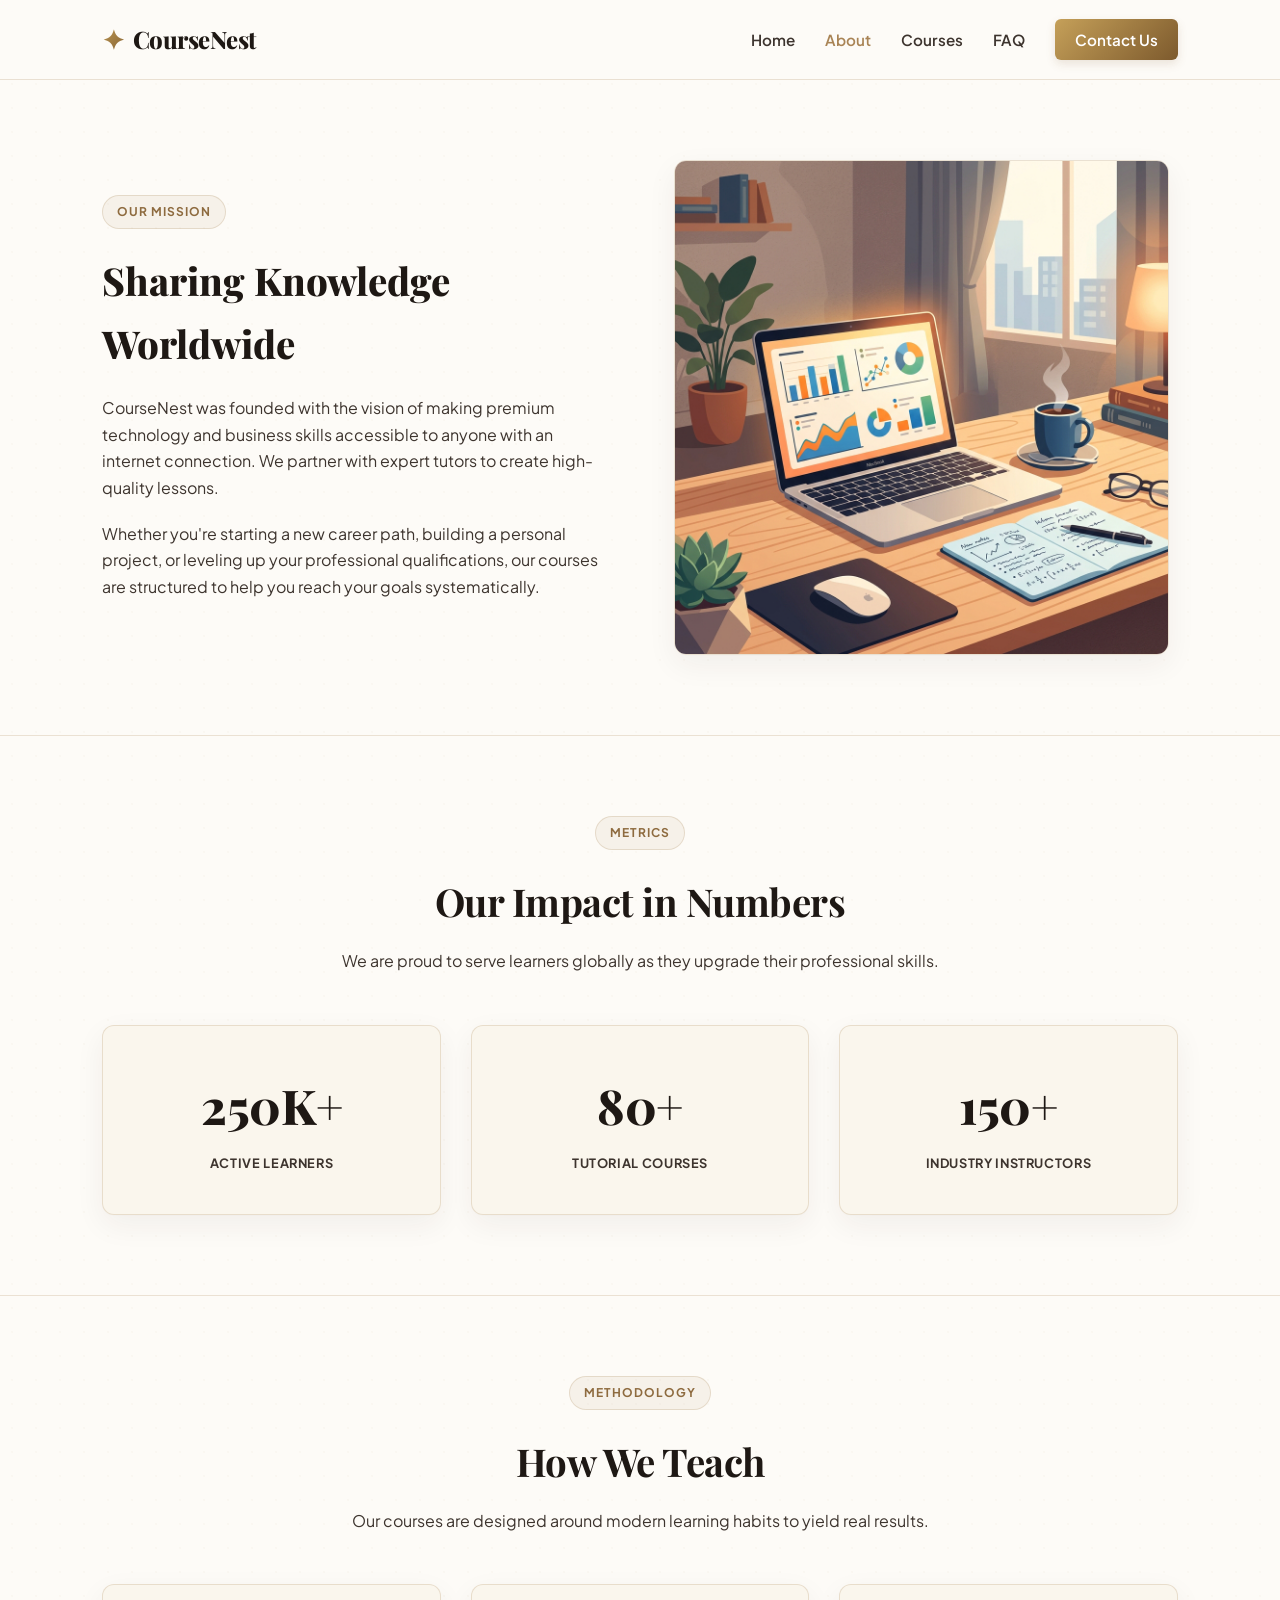
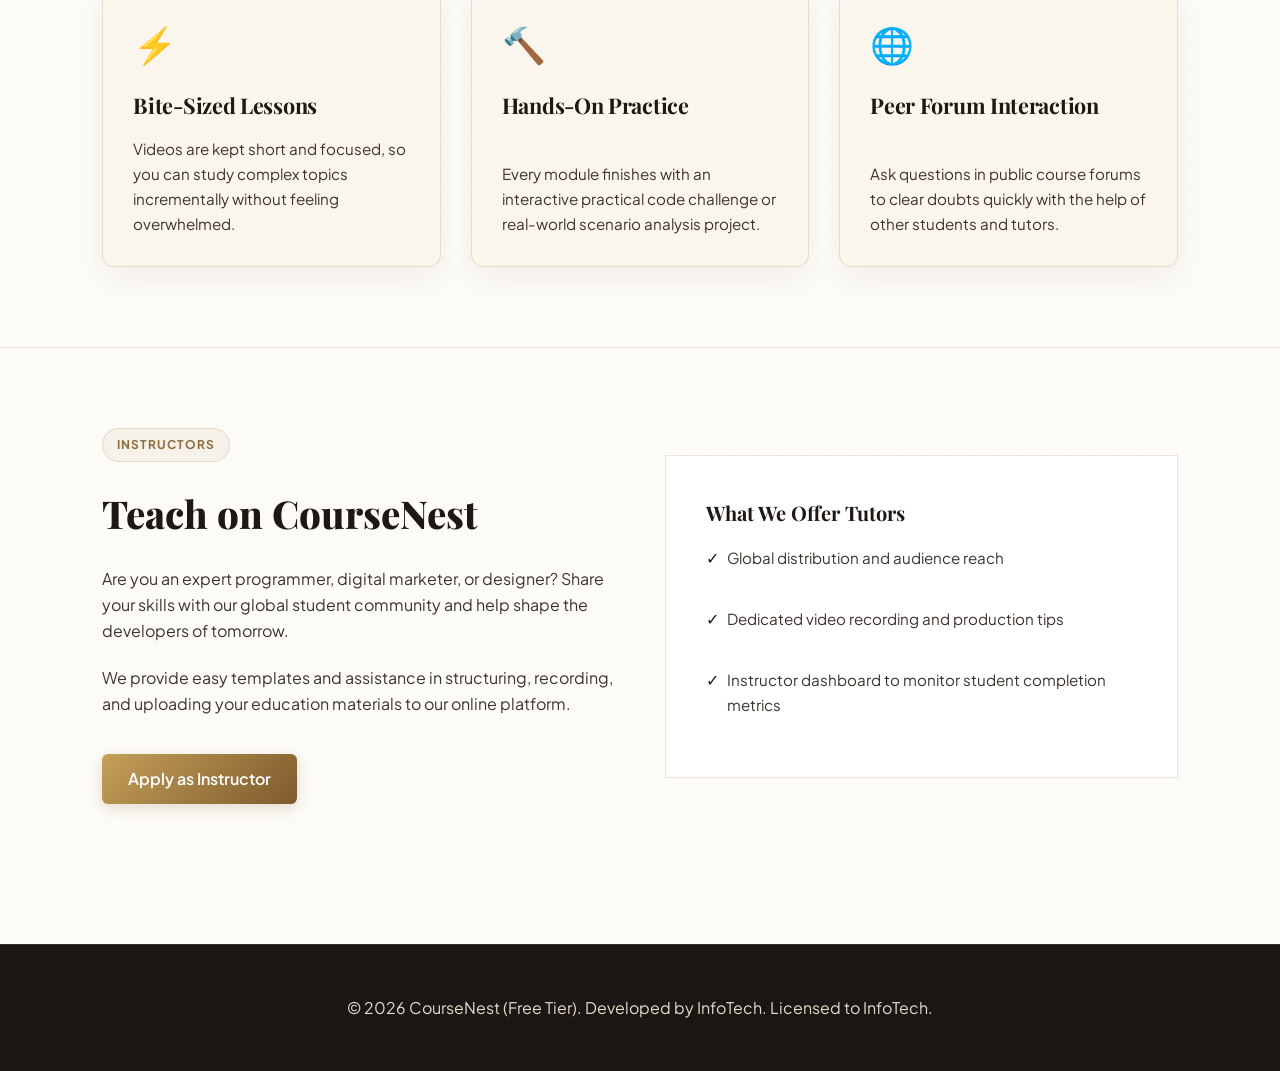
<file: about.html>
<!DOCTYPE html>
<html lang="en">
<head>
    <link rel="icon" href="data:image/svg+xml,<svg xmlns=%22http://www.w3.org/2000/svg%22 viewBox=%220 0 100 100%22><text y=%22.9em%22 font-size=%2290%22 fill=%22%237c3aed%22>✦</text></svg>">
    <meta charset="UTF-8">
    <meta name="viewport" content="width=device-width, initial-scale=1.0">
    <title>About CourseNest - Learning Platform</title>
    <link rel="stylesheet" href="./assets/css/style.css">
    <link rel="preconnect" href="https://fonts.googleapis.com">
    <link rel="preconnect" href="https://fonts.gstatic.com" crossorigin>
    <link href="https://fonts.googleapis.com/css2?family=Playfair+Display:ital,wght@0,400;0,600;0,700;0,800;1,400&family=Plus+Jakarta+Sans:wght@300;400;500;600;700;800&display=swap" rel="stylesheet">
</head>
<body>

    <!-- Header Navigation -->
    <header class="navbar">
        <a href="index.html" class="logo">
            <span class="logo-icon">✦</span> CourseNest
        </a>
        <button class="hamburger" id="hamburger-btn" aria-label="Toggle navigation menu" aria-expanded="false">
            <span></span>
            <span></span>
            <span></span>
        </button>
        <nav class="nav-links" id="nav-links">
            <a href="index.html">Home</a>
            <a href="about.html" class="active">About</a>
            <a href="courses.html">Courses</a>
            <a href="faq.html">FAQ</a>
            <a href="contact.html" class="btn-nav">Contact Us</a>
        </nav>
    </header>

    <!-- Section 1: Mission & Vision -->
    <section class="section-padding animate-up">
        <div class="about-grid">
            <div class="about-content">
                <span class="category-badge">Our Mission</span>
                <h2>Sharing Knowledge Worldwide</h2>
                <p>CourseNest was founded with the vision of making premium technology and business skills accessible to anyone with an internet connection. We partner with expert tutors to create high-quality lessons.</p>
                <p>Whether you're starting a new career path, building a personal project, or leveling up your professional qualifications, our courses are structured to help you reach your goals systematically.</p>
            </div>
            <div class="about-image">
                <img src="./assets/images/about.png" alt="Online Learning Classroom">
            </div>
        </div>
    </section>

    <!-- Section 2: Platform Statistics -->
    <section class="section-padding" style="border-top: 1px solid var(--border-color); background-color: transparent;">
        <div class="section-header">
            <span class="category-badge">Metrics</span>
            <h2>Our Impact in Numbers</h2>
            <p>We are proud to serve learners globally as they upgrade their professional skills.</p>
        </div>
        <div class="grid-3" style="text-align: center;">
            <div class="card" style="padding: 40px 20px;">
                <h3 style="font-size: 3rem; font-weight: 800; margin-bottom: 8px;">250K+</h3>
                <p style="text-transform: uppercase; font-size: 0.8rem; letter-spacing: 0.05em; font-weight: 700;">Active Learners</p>
            </div>
            <div class="card" style="padding: 40px 20px;">
                <h3 style="font-size: 3rem; font-weight: 800; margin-bottom: 8px;">80+</h3>
                <p style="text-transform: uppercase; font-size: 0.8rem; letter-spacing: 0.05em; font-weight: 700;">Tutorial Courses</p>
            </div>
            <div class="card" style="padding: 40px 20px;">
                <h3 style="font-size: 3rem; font-weight: 800; margin-bottom: 8px;">150+</h3>
                <p style="text-transform: uppercase; font-size: 0.8rem; letter-spacing: 0.05em; font-weight: 700;">Industry Instructors</p>
            </div>
        </div>
    </section>

    <!-- Section 3: Learning Methodology -->
    <section class="section-padding" style="border-top: 1px solid var(--border-color);">
        <div class="section-header">
            <span class="category-badge">Methodology</span>
            <h2>How We Teach</h2>
            <p>Our courses are designed around modern learning habits to yield real results.</p>
        </div>
        <div class="grid-3">
            <div class="card">
                <div class="card-icon">⚡</div>
                <h3>Bite-Sized Lessons</h3>
                <p>Videos are kept short and focused, so you can study complex topics incrementally without feeling overwhelmed.</p>
            </div>
            <div class="card">
                <div class="card-icon">🔨</div>
                <h3>Hands-On Practice</h3>
                <p>Every module finishes with an interactive practical code challenge or real-world scenario analysis project.</p>
            </div>
            <div class="card">
                <div class="card-icon">🌐</div>
                <h3>Peer Forum Interaction</h3>
                <p>Ask questions in public course forums to clear doubts quickly with the help of other students and tutors.</p>
            </div>
        </div>
    </section>

    <!-- Section 4: Join Us / Careers -->
    <section class="section-padding" style="border-top: 1px solid var(--border-color); background-color: transparent;">
        <div class="about-grid">
            <div class="about-content">
                <span class="category-badge">Instructors</span>
                <h2>Teach on CourseNest</h2>
                <p>Are you an expert programmer, digital marketer, or designer? Share your skills with our global student community and help shape the developers of tomorrow.</p>
                <p>We provide easy templates and assistance in structuring, recording, and uploading your education materials to our online platform.</p>
                <a href="contact.html" class="btn-primary" style="margin-top: 16px;">Apply as Instructor</a>
            </div>
            <div class="about-content" style="border: 1px solid var(--border-color); padding: 40px; background-color: #ffffff;">
                <h3 style="font-size: 1.25rem; font-weight: 700; margin-bottom: 16px;">What We Offer Tutors</h3>
                <ul style="list-style-type: none; display: flex; flex-direction: column; gap: 16px;">
                    <li style="display: flex; align-items: flex-start; gap: 8px;">
                        <span>✓</span>
                        <p style="color: var(--text-muted); font-size: 0.95rem;">Global distribution and audience reach</p>
                    </li>
                    <li style="display: flex; align-items: flex-start; gap: 8px;">
                        <span>✓</span>
                        <p style="color: var(--text-muted); font-size: 0.95rem;">Dedicated video recording and production tips</p>
                    </li>
                    <li style="display: flex; align-items: flex-start; gap: 8px;">
                        <span>✓</span>
                        <p style="color: var(--text-muted); font-size: 0.95rem;">Instructor dashboard to monitor student completion metrics</p>
                    </li>
                </ul>
            </div>
        </div>
    </section>

    <!-- Footer -->
    <footer class="main-footer">
        <p>&copy; 2026 CourseNest (Free Tier). Developed by InfoTech. Licensed to InfoTech.</p>
    </footer>

    <script src="./assets/js/main.js"></script>
</body>
</html>
</file>
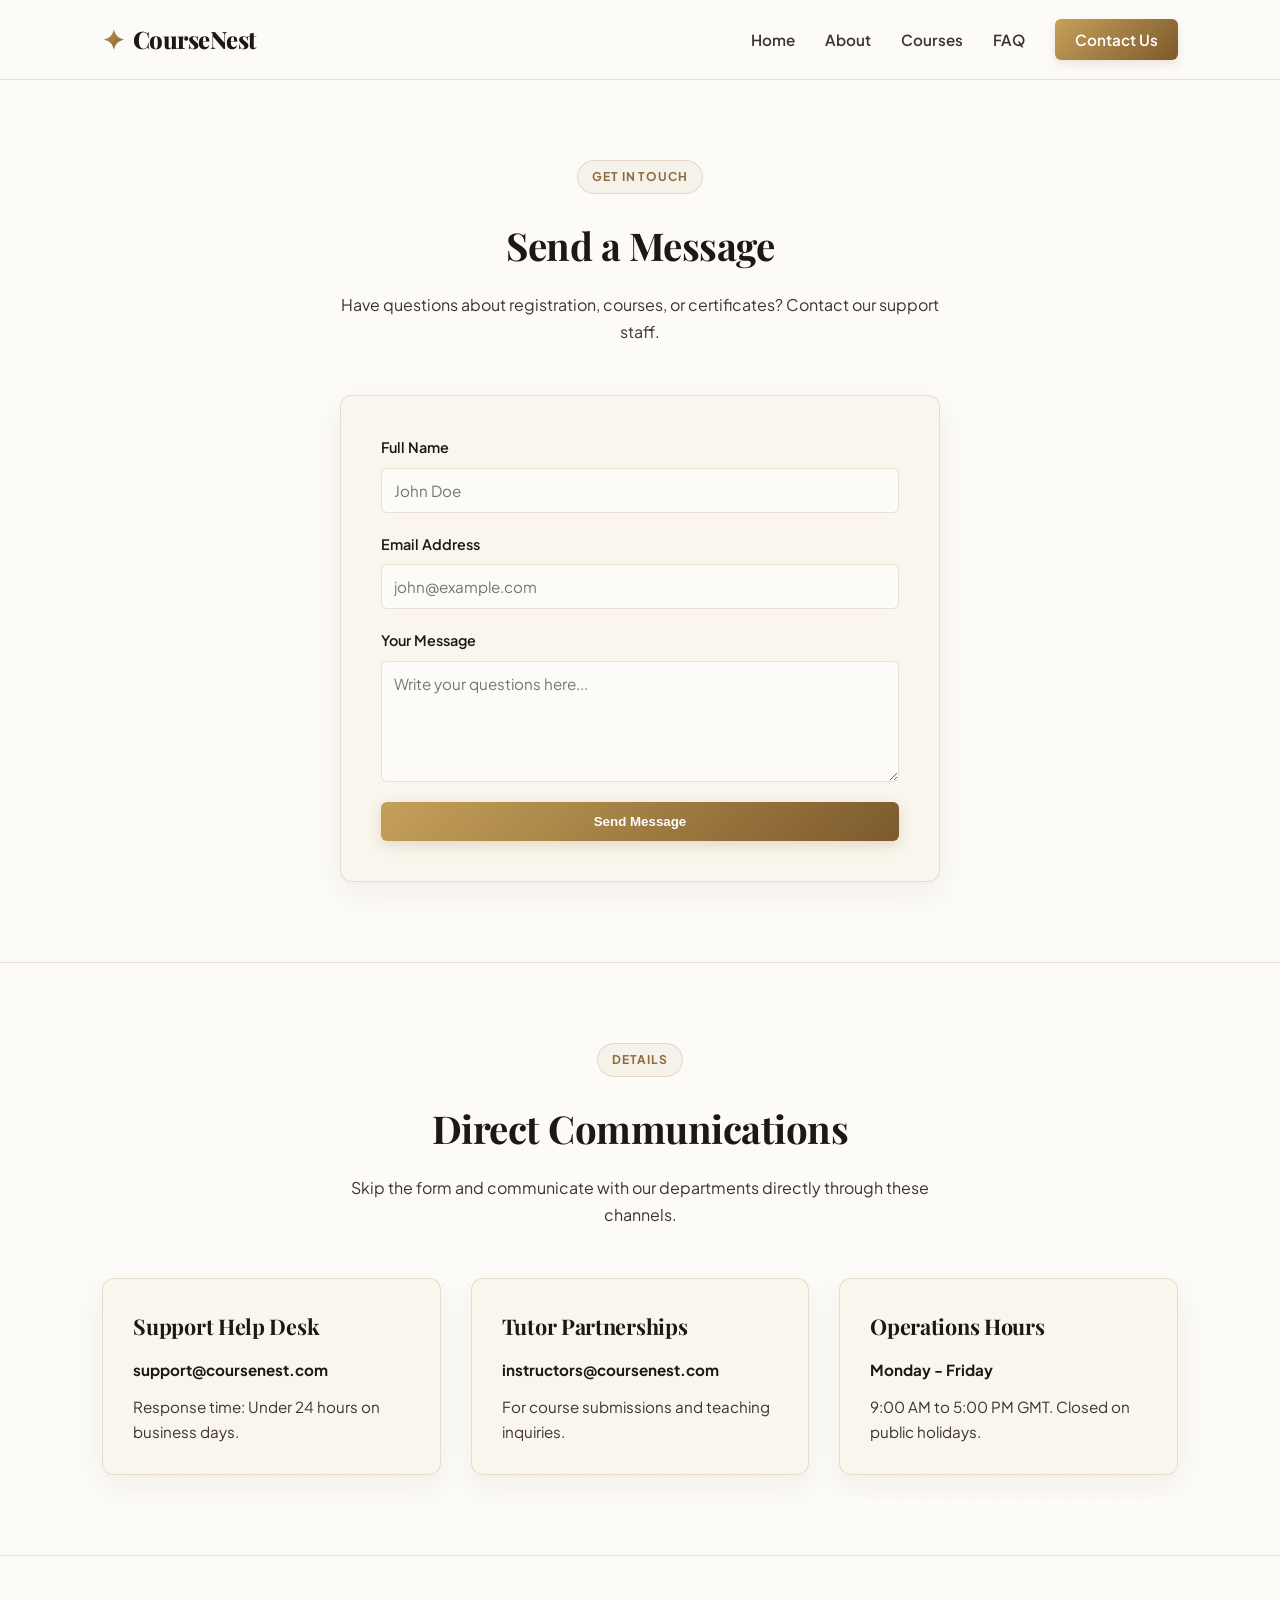
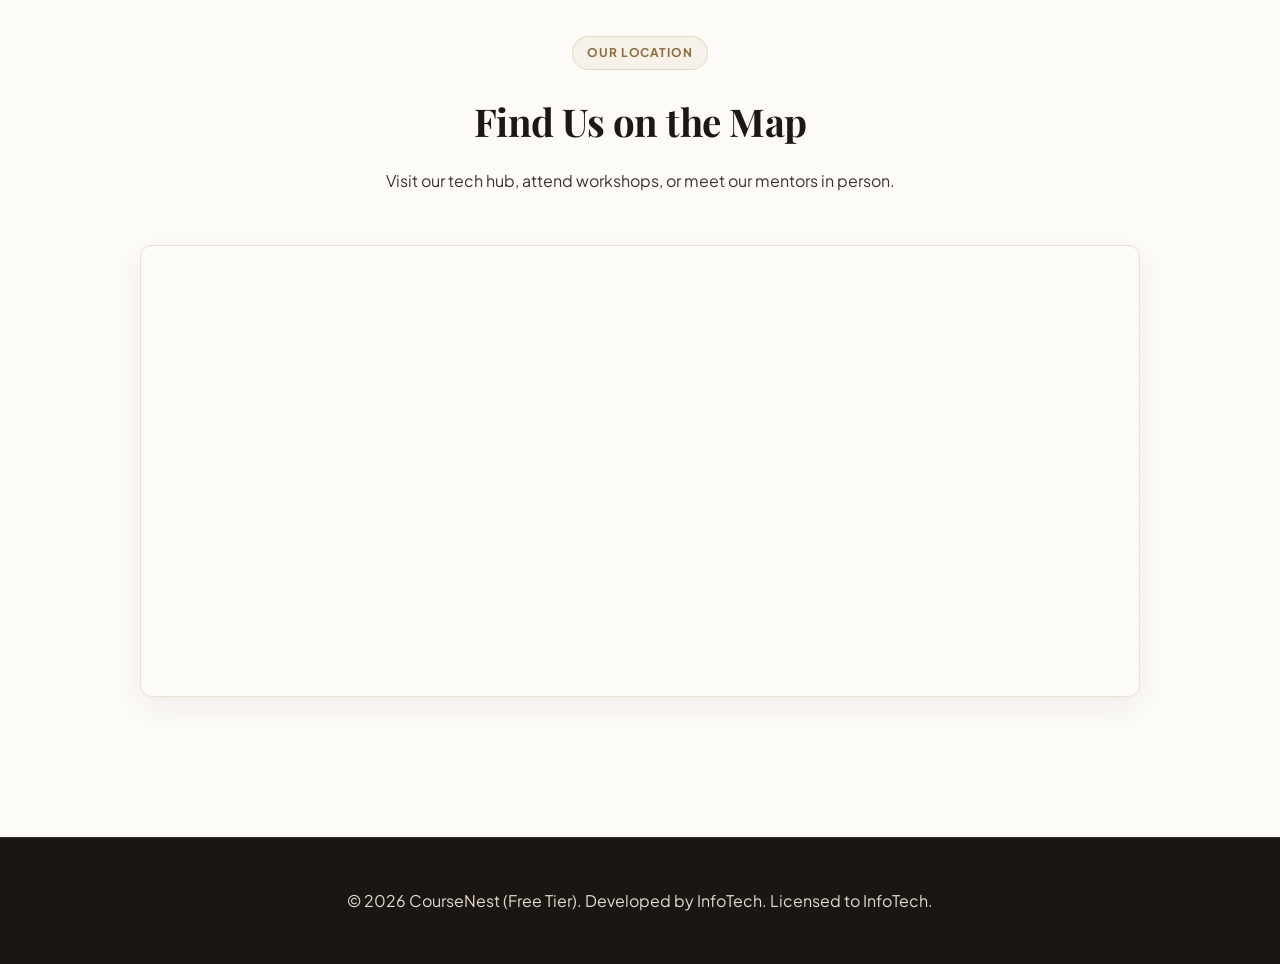
<file: contact.html>
<!DOCTYPE html>
<html lang="en">
<head>
    <link rel="icon" href="data:image/svg+xml,<svg xmlns=%22http://www.w3.org/2000/svg%22 viewBox=%220 0 100 100%22><text y=%22.9em%22 font-size=%2290%22 fill=%22%237c3aed%22>✦</text></svg>">
    <meta charset="UTF-8">
    <meta name="viewport" content="width=device-width, initial-scale=1.0">
    <title>Contact CourseNest - Free Template</title>
    <link rel="stylesheet" href="./assets/css/style.css">
    <link rel="preconnect" href="https://fonts.googleapis.com">
    <link rel="preconnect" href="https://fonts.gstatic.com" crossorigin>
    <link href="https://fonts.googleapis.com/css2?family=Playfair+Display:ital,wght@0,400;0,600;0,700;0,800;1,400&family=Plus+Jakarta+Sans:wght@300;400;500;600;700;800&display=swap" rel="stylesheet">
</head>
<body>

    <!-- Header Navigation -->
    <header class="navbar">
        <a href="index.html" class="logo">
            <span class="logo-icon">✦</span> CourseNest
        </a>
        <button class="hamburger" id="hamburger-btn" aria-label="Toggle navigation menu" aria-expanded="false">
            <span></span>
            <span></span>
            <span></span>
        </button>
        <nav class="nav-links" id="nav-links">
            <a href="index.html">Home</a>
            <a href="about.html">About</a>
            <a href="courses.html">Courses</a>
            <a href="faq.html">FAQ</a>
            <a href="contact.html" class="active btn-nav">Contact Us</a>
        </nav>
    </header>

    <!-- Section 1: Contact Form Section -->
    <section class="section-padding animate-up">
        <div class="section-header">
            <span class="category-badge">Get In Touch</span>
            <h2>Send a Message</h2>
            <p>Have questions about registration, courses, or certificates? Contact our support staff.</p>
        </div>

        <div class="contact-container">
            <form id="contact-form">
                <div class="form-group">
                    <label for="name">Full Name</label>
                    <input type="text" id="name" required placeholder="John Doe">
                </div>
                <div class="form-group">
                    <label for="email">Email Address</label>
                    <input type="email" id="email" required placeholder="john@example.com">
                </div>
                <div class="form-group">
                    <label for="message">Your Message</label>
                    <textarea id="message" rows="5" required placeholder="Write your questions here..."></textarea>
                </div>
                <button type="submit" class="btn-primary" style="width: 100%;">Send Message</button>
            </form>
        </div>
    </section>

    <!-- Section 2: Direct Office Info -->
    <section class="section-padding" style="border-top: 1px solid var(--border-color); background-color: transparent;">
        <div class="section-header">
            <span class="category-badge">Details</span>
            <h2>Direct Communications</h2>
            <p>Skip the form and communicate with our departments directly through these channels.</p>
        </div>
        <div class="grid-3">
            <div class="card">
                <h3>Support Help Desk</h3>
                <p style="margin-bottom: 12px; color: var(--text-color); font-weight: 700;">support@coursenest.com</p>
                <p>Response time: Under 24 hours on business days.</p>
            </div>
            <div class="card">
                <h3>Tutor Partnerships</h3>
                <p style="margin-bottom: 12px; color: var(--text-color); font-weight: 700;">instructors@coursenest.com</p>
                <p>For course submissions and teaching inquiries.</p>
            </div>
            <div class="card">
                <h3>Operations Hours</h3>
                <p style="margin-bottom: 12px; color: var(--text-color); font-weight: 700;">Monday - Friday</p>
                <p>9:00 AM to 5:00 PM GMT. Closed on public holidays.</p>
            </div>
        </div>
    </section>

    <!-- Section 3: Visit Our Campus (Map) -->
    <section class="section-padding" style="border-top: 1px solid var(--border-color);">
        <div class="section-header">
            <span class="category-badge">Our Location</span>
            <h2>Find Us on the Map</h2>
            <p>Visit our tech hub, attend workshops, or meet our mentors in person.</p>
        </div>
        <div class="map-container" style="max-width: 1000px; margin: 0 auto; border-radius: var(--radius-lg); overflow: hidden; box-shadow: var(--shadow); border: 1px solid var(--border-color);">
            <iframe 
                src="https://www.google.com/maps/embed?pb=!1m18!1m12!1m3!1d3153.08638749845!2d-122.40384752422502!3d37.78800927198275!2m3!1f0!2f0!3f0!3m2!1i1024!2i768!4f13.1!3m3!1m2!1s0x8085808b2d1844b7%3A0xb35a0dd01dfc6a38!2sSalesforce%20Tower!5e0!3m2!1sen!2sus!4v1700000000000!5m2!1sen!2sus" 
                width="100%" 
                height="450" 
                style="border:0; display: block;" 
                allowfullscreen="" 
                loading="lazy" 
                referrerpolicy="no-referrer-when-downgrade">
            </iframe>
        </div>
    </section>

    <!-- Footer -->
    <footer class="main-footer">
        <p>&copy; 2026 CourseNest (Free Tier). Developed by InfoTech. Licensed to InfoTech.</p>
    </footer>

    <script src="./assets/js/main.js"></script>
</body>
</html>
</file>
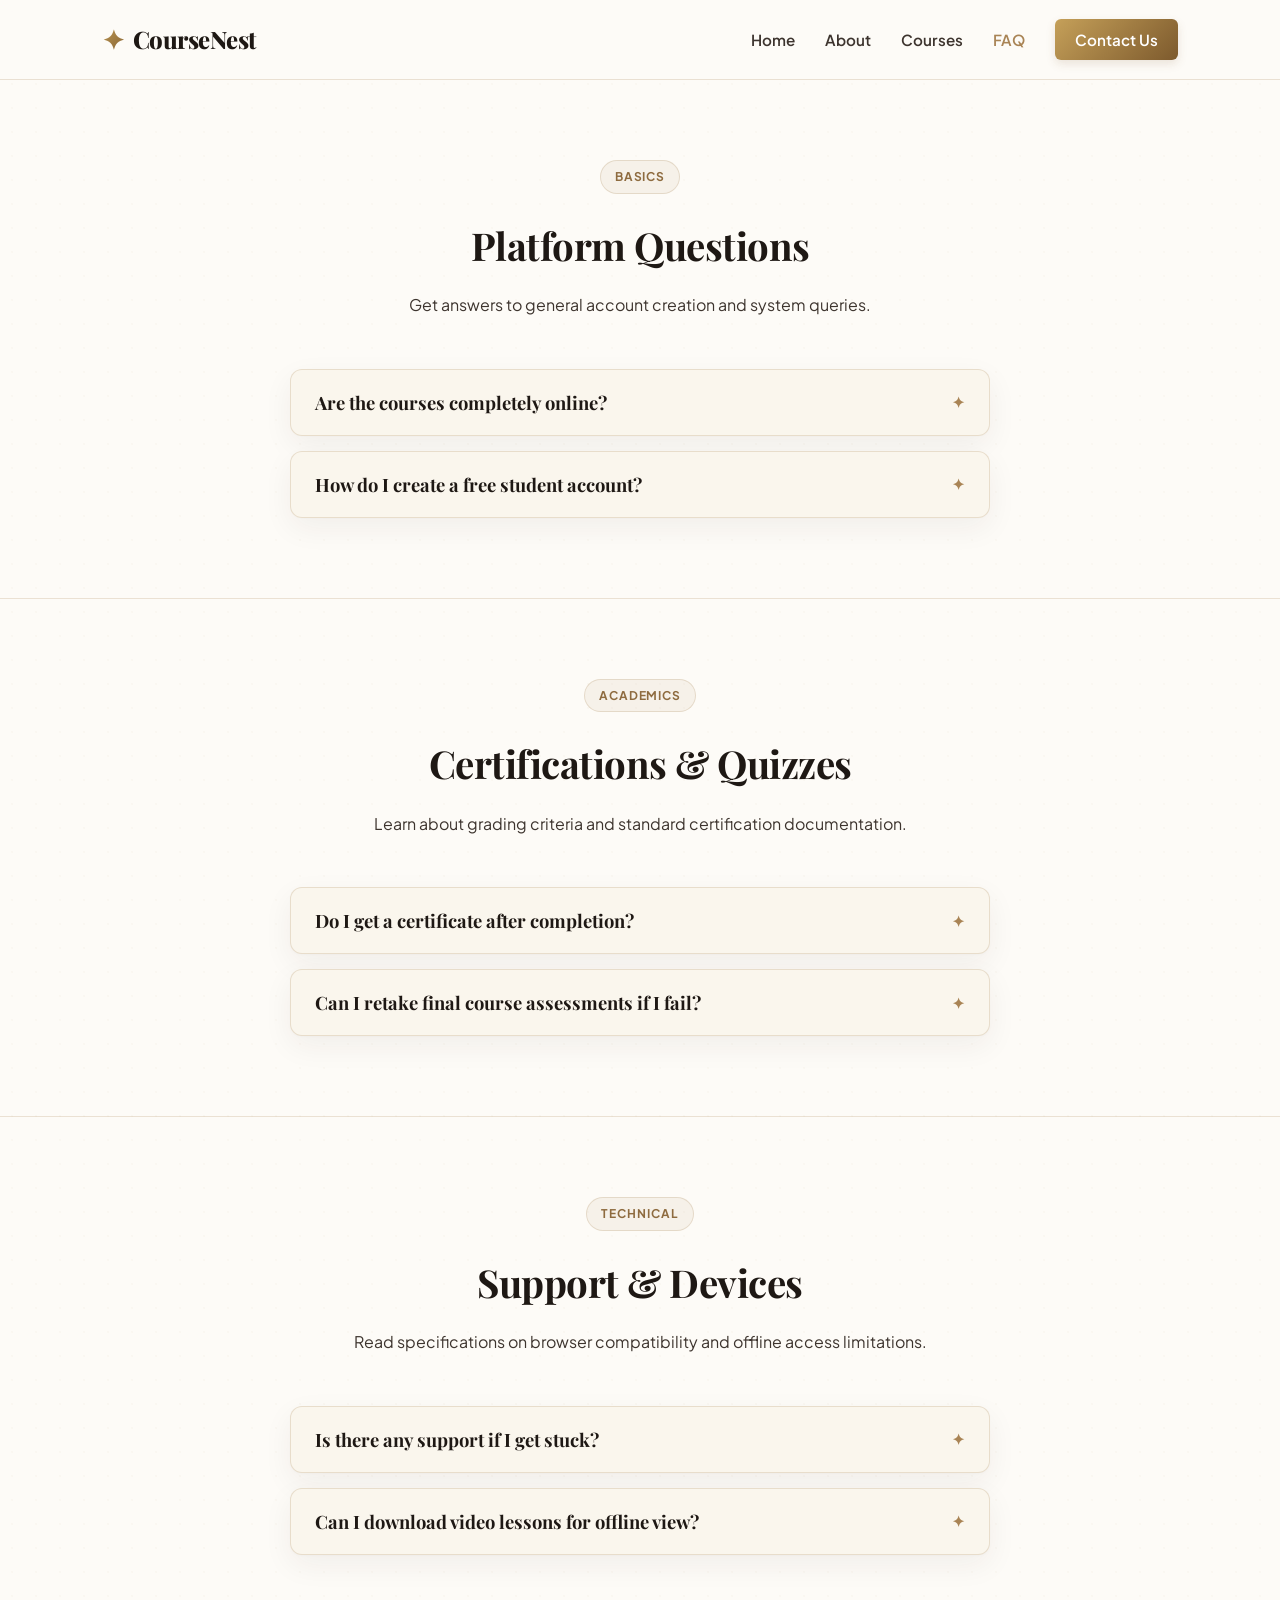
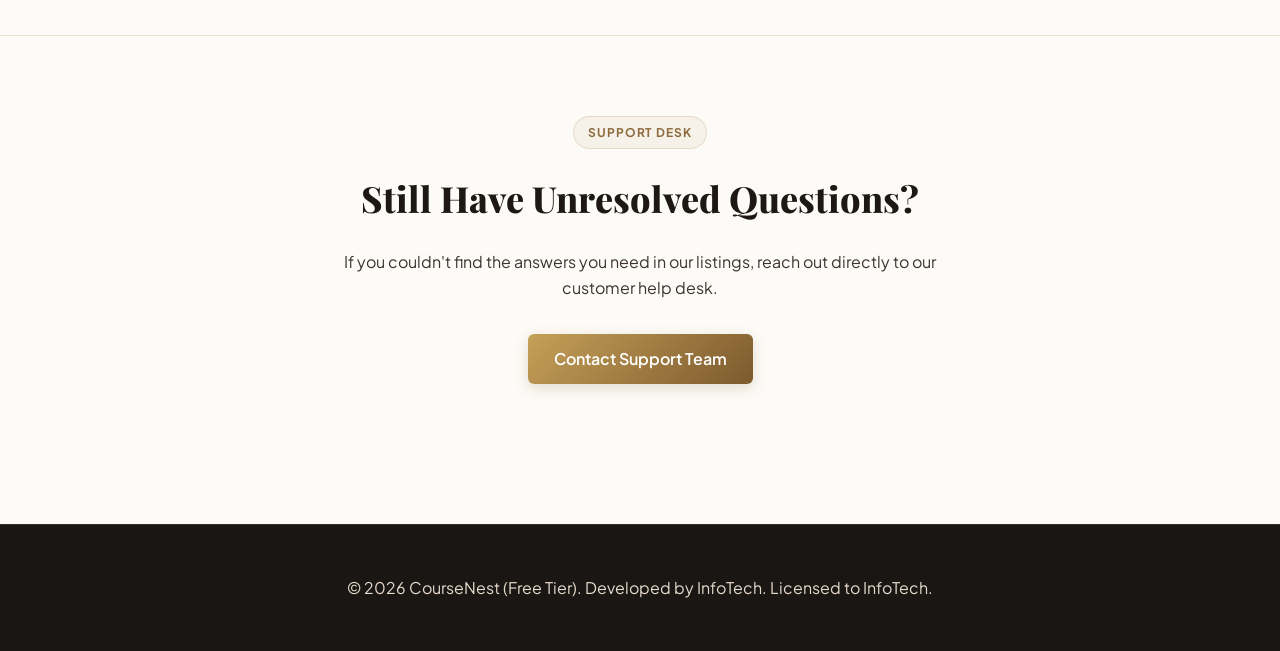
<file: faq.html>
<!DOCTYPE html>
<html lang="en">
<head>
    <link rel="icon" href="data:image/svg+xml,<svg xmlns=%22http://www.w3.org/2000/svg%22 viewBox=%220 0 100 100%22><text y=%22.9em%22 font-size=%2290%22 fill=%22%237c3aed%22>✦</text></svg>">
    <meta charset="UTF-8">
    <meta name="viewport" content="width=device-width, initial-scale=1.0">
    <title>Frequently Asked Questions - CourseNest</title>
    <link rel="stylesheet" href="./assets/css/style.css">
    <link rel="preconnect" href="https://fonts.googleapis.com">
    <link rel="preconnect" href="https://fonts.gstatic.com" crossorigin>
    <link href="https://fonts.googleapis.com/css2?family=Playfair+Display:ital,wght@0,400;0,600;0,700;0,800;1,400&family=Plus+Jakarta+Sans:wght@300;400;500;600;700;800&display=swap" rel="stylesheet">
</head>
<body>

    <!-- Header Navigation -->
    <header class="navbar">
        <a href="index.html" class="logo">
            <span class="logo-icon">✦</span> CourseNest
        </a>
        <button class="hamburger" id="hamburger-btn" aria-label="Toggle navigation menu" aria-expanded="false">
            <span></span>
            <span></span>
            <span></span>
        </button>
        <nav class="nav-links" id="nav-links">
            <a href="index.html">Home</a>
            <a href="about.html">About</a>
            <a href="courses.html">Courses</a>
            <a href="faq.html" class="active">FAQ</a>
            <a href="contact.html" class="btn-nav">Contact Us</a>
        </nav>
    </header>

    <!-- Section 1: Platform Basics FAQ -->
    <section class="section-padding animate-up">
        <div class="section-header">
            <span class="category-badge">Basics</span>
            <h2>Platform Questions</h2>
            <p>Get answers to general account creation and system queries.</p>
        </div>
        <div class="faq-list">
            <div class="faq-item">
                <button class="faq-question" aria-expanded="false">
                    <span>Are the courses completely online?</span>
                    <span class="faq-icon">✦</span>
                </button>
                <div class="faq-answer">
                    <div class="faq-answer-inner">
                        <p>Yes. All lessons, projects, and assessments are 100% online. You can learn from anywhere at your own pace.</p>
                    </div>
                </div>
            </div>
            <div class="faq-item">
                <button class="faq-question" aria-expanded="false">
                    <span>How do I create a free student account?</span>
                    <span class="faq-icon">✦</span>
                </button>
                <div class="faq-answer">
                    <div class="faq-answer-inner">
                        <p>Simple: click on any "Start Course" button on our catalog and input your name and email to initialize your lessons.</p>
                    </div>
                </div>
            </div>
        </div>
    </section>

    <!-- Section 2: Coursework & Certification FAQ -->
    <section class="section-padding" style="border-top: 1px solid var(--border-color); background-color: transparent;">
        <div class="section-header">
            <span class="category-badge">Academics</span>
            <h2>Certifications & Quizzes</h2>
            <p>Learn about grading criteria and standard certification documentation.</p>
        </div>
        <div class="faq-list">
            <div class="faq-item">
                <button class="faq-question" aria-expanded="false">
                    <span>Do I get a certificate after completion?</span>
                    <span class="faq-icon">✦</span>
                </button>
                <div class="faq-answer">
                    <div class="faq-answer-inner">
                        <p>Absolutely! Once you complete all module videos and score above 70% in the coursework quizzes, you will receive a digital certificate.</p>
                    </div>
                </div>
            </div>
            <div class="faq-item">
                <button class="faq-question" aria-expanded="false">
                    <span>Can I retake final course assessments if I fail?</span>
                    <span class="faq-icon">✦</span>
                </button>
                <div class="faq-answer">
                    <div class="faq-answer-inner">
                        <p>Yes, you can retake the assessments after a cool-down period of 24 hours. Tutors recommend re-watching previous video exercises before retaking.</p>
                    </div>
                </div>
            </div>
        </div>
    </section>

    <!-- Section 3: Technical Access FAQ -->
    <section class="section-padding" style="border-top: 1px solid var(--border-color);">
        <div class="section-header">
            <span class="category-badge">Technical</span>
            <h2>Support & Devices</h2>
            <p>Read specifications on browser compatibility and offline access limitations.</p>
        </div>
        <div class="faq-list">
            <div class="faq-item">
                <button class="faq-question" aria-expanded="false">
                    <span>Is there any support if I get stuck?</span>
                    <span class="faq-icon">✦</span>
                </button>
                <div class="faq-answer">
                    <div class="faq-answer-inner">
                        <p>Yes, our student forum is open to ask queries, discuss challenges, and share homework solutions with fellow learners.</p>
                    </div>
                </div>
            </div>
            <div class="faq-item">
                <button class="faq-question" aria-expanded="false">
                    <span>Can I download video lessons for offline view?</span>
                    <span class="faq-icon">✦</span>
                </button>
                <div class="faq-answer">
                    <div class="faq-answer-inner">
                        <p>Offline video streaming is not supported on the free template. However, you can save code sheets, project files, and slides locally.</p>
                    </div>
                </div>
            </div>
        </div>
    </section>

    <!-- Section 4: Helpdesk Assistance -->
    <section class="section-padding" style="border-top: 1px solid var(--border-color); background-color: transparent; text-align: center;">
        <div style="max-width: 600px; margin: 0 auto;">
            <span class="category-badge">Support Desk</span>
            <h2 style="font-size: 2.25rem; font-weight: 800; margin-bottom: 20px;">Still Have Unresolved Questions?</h2>
            <p style="color: var(--text-muted); margin-bottom: 32px;">If you couldn't find the answers you need in our listings, reach out directly to our customer help desk.</p>
            <a href="contact.html" class="btn-primary">Contact Support Team</a>
        </div>
    </section>

    <!-- Footer -->
    <footer class="main-footer">
        <p>&copy; 2026 CourseNest (Free Tier). Developed by InfoTech. Licensed to InfoTech.</p>
    </footer>

    <script src="./assets/js/main.js"></script>
</body>
</html>
</file>
<file: assets/css/style.css>
/* CourseNest - Free Tier Stylesheet (Academic Vintage Modern Style) */

@import url('https://fonts.googleapis.com/css2?family=Playfair+Display:ital,wght@0,400;0,500;0,600;0,700;0,800;1,400&family=Plus+Jakarta+Sans:wght@300;400;500;600;700;800&display=swap');

:root {
    --primary-color: #a98455;
    --primary-hover: #8e6b3f;
    --bg-color: #fdfbf7;
    --card-bg: #faf6ed;
    --text-color: #1e1814;
    --text-muted: #3d342e;
    --white: #ffffff;
    --border-color: rgba(169, 132, 85, 0.22);
    --radius-md: 6px;
    --radius-lg: 12px;
    --shadow: 0 10px 30px rgba(44, 37, 32, 0.06), 0 1px 3px rgba(44, 37, 32, 0.02);
    --transition: all 0.4s cubic-bezier(0.16, 1, 0.3, 1);
    
    /* Vintage Gradients */
    --bronze-gradient: linear-gradient(135deg, #c5a059 0%, #7d5a2d 100%);
    --emerald-gradient: linear-gradient(135deg, #5c7f70 0%, #2f493d 100%);
}

* {
    box-sizing: border-box;
    margin: 0;
    padding: 0;
}

body {
    font-family: 'Plus Jakarta Sans', -apple-system, BlinkMacSystemFont, "Segoe UI", Roboto, sans-serif;
    background-color: var(--bg-color);
    background-image: radial-gradient(rgba(169, 132, 85, 0.03) 1px, transparent 0);
    background-size: 24px 24px;
    color: var(--text-color);
    line-height: 1.65;
    overflow-x: hidden;
}

a {
    text-decoration: none;
    color: inherit;
    transition: var(--transition);
}

img {
    max-width: 100%;
    height: auto;
    display: block;
}

h1, h2, h3, h4, .logo {
    font-family: 'Playfair Display', Georgia, serif;
    font-weight: 700;
    color: var(--text-color);
}

/* Navbar */
.navbar {
    display: flex;
    justify-content: space-between;
    align-items: center;
    padding: 20px 8%;
    background-color: rgba(253, 251, 247, 0.85);
    backdrop-filter: blur(12px);
    border-bottom: 1px solid var(--border-color);
    position: sticky;
    top: 0;
    z-index: 100;
    height: 80px;
}

.logo {
    font-size: 1.5rem;
    font-weight: 800;
    color: var(--text-color);
    display: flex;
    align-items: center;
    gap: 8px;
    letter-spacing: -0.5px;
}

.logo-icon {
    font-size: 1.7rem;
    background: var(--bronze-gradient);
    -webkit-background-clip: text;
    background-clip: text;
    -webkit-text-fill-color: transparent;
}

.nav-links {
    display: flex;
    align-items: center;
    gap: 30px;
    font-weight: 600;
    font-size: 0.95rem;
}

.nav-links a {
    color: var(--text-muted);
}

.nav-links a:hover,
.nav-links a.active {
    color: var(--primary-color);
}

.btn-nav {
    background: var(--bronze-gradient);
    color: var(--white) !important;
    padding: 8px 20px;
    border-radius: var(--radius-md);
    font-weight: 600;
    box-shadow: 0 4px 10px rgba(125, 90, 45, 0.15);
}

.btn-nav:hover {
    transform: translateY(-1.5px);
    box-shadow: 0 6px 15px rgba(125, 90, 45, 0.25);
}

.btn-nav:active {
    transform: translateY(0);
}

/* Mobile Hamburger Menu Button */
.hamburger {
    display: none;
    flex-direction: column;
    justify-content: space-between;
    width: 24px;
    height: 16px;
    background: transparent;
    border: none;
    cursor: pointer;
    z-index: 110;
}

.hamburger span {
    width: 100%;
    height: 2px;
    background-color: var(--text-color);
    transition: all 0.3s ease;
}

.hamburger.active span:nth-child(1) {
    transform: translateY(7px) rotate(45deg);
}

.hamburger.active span:nth-child(2) {
    opacity: 0;
}

.hamburger.active span:nth-child(3) {
    transform: translateY(-7px) rotate(-45deg);
}

/* Hero Section */
.hero {
    padding: 80px 8%;
    background: transparent;
    border-bottom: 1px solid var(--border-color);
    display: flex;
    justify-content: center;
    align-items: center;
    min-height: calc(100vh - 80px);
    box-sizing: border-box;
}

.hero-grid {
    display: grid;
    grid-template-columns: repeat(auto-fit, minmax(320px, 1fr));
    gap: 48px;
    align-items: center;
    max-width: 1200px;
    width: 100%;
}

.hero-content {
    text-align: left;
}

.category-badge {
    display: inline-block;
    font-size: 0.75rem;
    font-weight: 700;
    text-transform: uppercase;
    letter-spacing: 0.08em;
    margin-bottom: 20px;
    color: var(--primary-hover);
    background-color: rgba(169, 132, 85, 0.08);
    border: 1px solid var(--border-color);
    padding: 6px 14px;
    border-radius: 99px;
}

.hero h1 {
    font-size: 3.4rem;
    font-weight: 800;
    line-height: 1.15;
    margin-bottom: 20px;
    letter-spacing: -1px;
}

.hero-lead {
    font-size: 1.15rem;
    color: var(--text-muted);
    margin-bottom: 30px;
    max-width: 500px;
}

.hero-actions {
    display: flex;
    gap: 15px;
    flex-wrap: wrap;
}

.btn-primary {
    display: inline-block;
    padding: 12px 26px;
    border-radius: var(--radius-md);
    background: var(--bronze-gradient);
    color: var(--white);
    font-weight: 600;
    border: none;
    cursor: pointer;
    box-shadow: 0 4px 14px rgba(125, 90, 45, 0.2);
    transition: var(--transition);
}

.btn-primary:hover {
    transform: translateY(-2px);
    box-shadow: 0 6px 20px rgba(125, 90, 45, 0.35);
}

.btn-primary:active {
    transform: translateY(0);
}

.btn-secondary {
    display: inline-block;
    padding: 12px 26px;
    border-radius: var(--radius-md);
    background-color: transparent;
    color: var(--text-color);
    font-weight: 600;
    border: 1.5px solid var(--border-color);
    cursor: pointer;
    transition: var(--transition);
}

.btn-secondary:hover {
    background-color: rgba(169, 132, 85, 0.05);
    border-color: var(--primary-color);
    transform: translateY(-2px);
}

.btn-secondary:active {
    transform: translateY(0);
}

.hero-image-container {
    display: flex;
    justify-content: center;
    align-items: center;
    max-width: 100%;
}

.hero-image-container img {
    max-width: 100%;
    max-height: 55vh;
    width: auto;
    height: auto;
    object-fit: contain;
    border-radius: var(--radius-lg);
    box-shadow: var(--shadow);
    border: 1px solid var(--border-color);
}

/* Sections */
.section-padding {
    padding: 80px 8%;
}

.section-header {
    text-align: center;
    max-width: 600px;
    margin: 0 auto 50px auto;
}

.section-header h2 {
    font-size: 2.4rem;
    font-weight: 700;
    margin-bottom: 15px;
    letter-spacing: -0.5px;
}

.section-header p {
    color: var(--text-muted);
}

/* Grid & Cards */
.grid-3 {
    display: grid;
    grid-template-columns: repeat(auto-fit, minmax(280px, 1fr));
    gap: 30px;
}

.card {
    background: var(--card-bg);
    border: 1px solid var(--border-color);
    padding: 30px;
    border-radius: var(--radius-lg);
    box-shadow: var(--shadow);
    transition: var(--transition);
    display: flex;
    flex-direction: column;
    position: relative;
    overflow: hidden;
}

.card::before {
    content: '';
    position: absolute;
    top: 0;
    left: 0;
    width: 100%;
    height: 3px;
    background: var(--bronze-gradient);
    opacity: 0;
    transition: var(--transition);
}

.card:hover {
    transform: translateY(-5px);
    box-shadow: 0 15px 35px rgba(44, 37, 32, 0.1);
    border-color: rgba(169, 132, 85, 0.35);
}

.card:hover::before {
    opacity: 1;
}

.card-icon {
    font-size: 2.2rem;
    color: var(--primary-color);
    margin-bottom: 15px;
}

.card h3 {
    font-size: 1.35rem;
    font-weight: 700;
    margin-bottom: 12px;
    letter-spacing: -0.3px;
}

.card p {
    color: var(--text-muted);
    font-size: 0.95rem;
}

/* Step Card Premium Layout */
.step-card {
    position: relative;
    padding: 36px 30px;
}

.step-header {
    display: flex;
    align-items: center;
    gap: 16px;
    margin-bottom: 20px;
}

.step-number {
    display: flex;
    justify-content: center;
    align-items: center;
    width: 44px;
    height: 44px;
    border-radius: 50%;
    background-color: rgba(169, 132, 85, 0.08);
    color: var(--primary-hover);
    border: 1px solid var(--border-color);
    font-family: 'Playfair Display', Georgia, serif;
    font-weight: 800;
    font-size: 1.2rem;
    flex-shrink: 0;
}

.step-header h3 {
    margin-bottom: 0;
}

/* Course Listing Grid */
.course-card {
    padding: 0;
    overflow: hidden;
}

.course-card-content {
    padding: 24px;
    display: flex;
    flex-direction: column;
    flex-grow: 1;
}

.course-card-image-wrap {
    overflow: hidden;
    width: 100%;
    height: 180px;
    border-bottom: 1px solid var(--border-color);
}

.course-card img {
    width: 100%;
    height: 100%;
    object-fit: cover;
    transition: var(--transition);
}

.course-card:hover img {
    transform: scale(1.05);
}

.course-meta {
    display: flex;
    justify-content: space-between;
    font-size: 0.85rem;
    color: var(--text-muted);
    margin-bottom: 10px;
    font-weight: 500;
}

.course-card h3 {
    font-size: 1.25rem;
    font-weight: 700;
    margin-bottom: 12px;
}

.course-card p {
    margin-bottom: 20px;
}

/* Search Bar */
#course-search {
    width: 100%;
    max-width: 400px;
    padding: 12px 22px;
    border-radius: 99px;
    border: 1px solid var(--border-color);
    background-color: var(--card-bg);
    color: var(--text-color);
    outline: none;
    font-family: inherit;
    font-size: 0.95rem;
    transition: var(--transition);
    box-shadow: var(--shadow);
}

#course-search:focus {
    border-color: var(--primary-color);
    box-shadow: 0 0 0 3px rgba(169, 132, 85, 0.15);
}

/* Info Forms & Contacts */
.contact-container {
    max-width: 600px;
    margin: 0 auto;
    background: var(--card-bg);
    border: 1px solid var(--border-color);
    padding: 40px;
    border-radius: var(--radius-lg);
    box-shadow: var(--shadow);
}

.form-group {
    margin-bottom: 20px;
    display: flex;
    flex-direction: column;
    gap: 8px;
}

.form-group label {
    font-weight: 600;
    font-size: 0.9rem;
}

.form-group input,
.form-group textarea,
.form-group select {
    padding: 12px;
    border-radius: var(--radius-md);
    border: 1px solid var(--border-color);
    background-color: var(--bg-color);
    color: var(--text-color);
    outline: none;
    font-family: inherit;
    font-size: 0.95rem;
    transition: var(--transition);
}

.form-group input:focus,
.form-group textarea:focus,
.form-group select:focus {
    border-color: var(--primary-color);
    box-shadow: 0 0 0 3px rgba(169, 132, 85, 0.12);
}

/* FAQ Layout */
.faq-list {
    max-width: 700px;
    margin: 0 auto;
    display: flex;
    flex-direction: column;
    gap: 15px;
}

.faq-item {
    background: var(--card-bg);
    border: 1px solid var(--border-color);
    border-radius: var(--radius-lg);
    padding: 0 24px;
    box-shadow: var(--shadow);
    transition: var(--transition);
}

.faq-item:hover {
    border-color: rgba(169, 132, 85, 0.4);
    transform: translateY(-2px);
    box-shadow: 0 12px 30px rgba(44, 37, 32, 0.08);
}

.faq-question {
    width: 100%;
    display: flex;
    justify-content: space-between;
    align-items: center;
    background: none;
    border: none;
    padding: 20px 0;
    font-family: 'Playfair Display', Georgia, serif;
    font-size: 1.15rem;
    font-weight: 700;
    color: var(--text-color);
    cursor: pointer;
    text-align: left;
    outline: none;
}

.faq-icon {
    font-size: 0.95rem;
    transition: transform 0.4s cubic-bezier(0.16, 1, 0.3, 1);
    color: var(--primary-color);
}

.faq-item.active .faq-icon {
    transform: rotate(45deg);
}

.faq-answer {
    max-height: 0;
    overflow: hidden;
    transition: max-height 0.4s cubic-bezier(0.16, 1, 0.3, 1), opacity 0.3s ease;
    opacity: 0;
}

.faq-item.active .faq-answer {
    opacity: 1;
}

.faq-answer-inner {
    padding-bottom: 20px;
}

.faq-answer p {
    color: var(--text-muted);
    font-size: 0.95rem;
    line-height: 1.6;
}

/* About Section Grid & Images */
.about-grid {
    display: grid;
    grid-template-columns: 1fr 1fr;
    gap: 50px;
    align-items: center;
}

.about-content h2 {
    font-size: 2.4rem;
    font-weight: 800;
    margin-bottom: 20px;
}

.about-content p {
    color: var(--text-muted);
    margin-bottom: 20px;
}

.about-image {
    display: flex;
    justify-content: center;
    align-items: center;
    max-width: 100%;
}

.about-image img {
    max-width: 100%;
    max-height: 55vh;
    width: auto;
    height: auto;
    object-fit: contain;
    border-radius: var(--radius-lg);
    box-shadow: var(--shadow);
    border: 1px solid var(--border-color);
}

/* Table styling override */
table {
    border-color: var(--border-color) !important;
}
th {
    font-family: 'Playfair Display', Georgia, serif;
    font-weight: 700;
    color: var(--text-color) !important;
}

/* Footer */
.main-footer {
    background-color: #1a1613;
    color: #e5dacb;
    text-align: center;
    padding: 50px;
    margin-top: 60px;
    border-top: 1px solid var(--border-color);
}

/* Animations */
@keyframes slideUp {
    from { opacity: 0; transform: translateY(20px); }
    to { opacity: 1; transform: translateY(0); }
}

.animate-up {
    animation: slideUp 0.6s ease-out forwards;
}

/* Card Action Bottom Alignment Rules */
.card > *:last-child,
.course-card-content > *:last-child,
.card > a.btn-primary:last-of-type,
.course-card-content > a.btn-primary:last-of-type {
    margin-top: auto !important;
}

/* Responsive Styles */
@media (max-width: 768px) {
    .hamburger {
        display: flex;
    }

    .nav-links {
        display: none;
        flex-direction: column;
        position: absolute;
        top: 100%;
        left: 0;
        width: 100%;
        background-color: var(--bg-color);
        border-bottom: 1px solid var(--border-color);
        padding: 24px 8%;
        gap: 20px;
        align-items: flex-start;
        box-shadow: 0 10px 15px -10px rgba(0,0,0,0.05);
    }

    .nav-links.open {
        display: flex;
        animation: slideUp 0.3s ease-out forwards;
    }

    .nav-links a {
        width: 100%;
    }

    .btn-nav {
        width: 100%;
        text-align: center;
    }

    .hero {
        padding: 40px 8%;
        min-height: auto;
    }

    .hero-grid {
        grid-template-columns: 1fr;
        gap: 32px;
    }

    .hero h1 {
        font-size: 2.5rem;
    }

    .about-grid {
        grid-template-columns: 1fr;
        gap: 32px;
    }

    .section-padding {
        padding: 48px 8%;
    }
}
</file>
